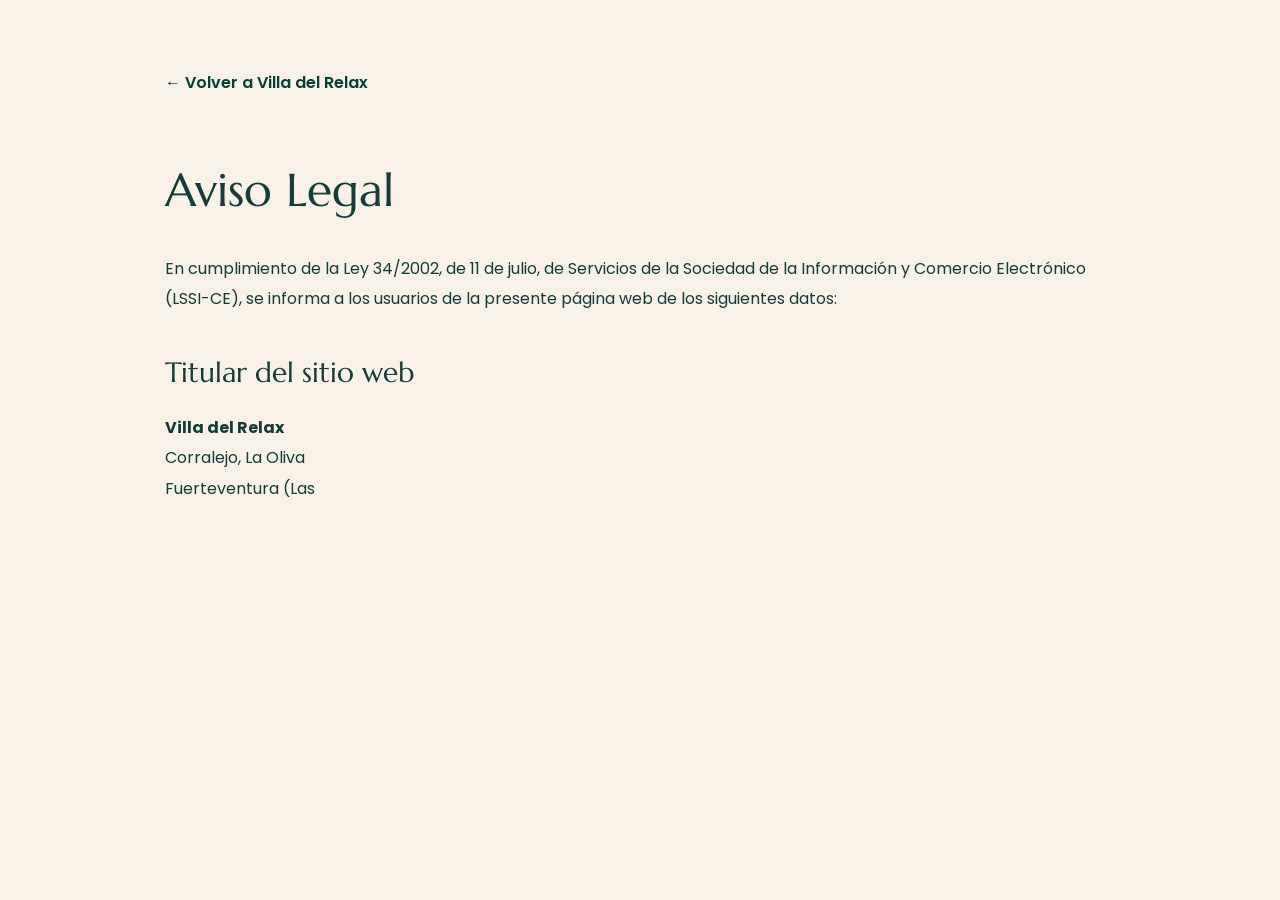
<file: aviso-legal.html>
<!DOCTYPE html>
<html lang="es">
<head>
<meta charset="UTF-8">
<meta name="viewport" content="width=device-width, initial-scale=1.0">

<title>Aviso Legal | Villa del Relax</title>

<link rel="preconnect" href="https://fonts.googleapis.com">
<link rel="preconnect" href="https://fonts.gstatic.com" crossorigin>
<link href="https://fonts.googleapis.com/css2?family=Marcellus&family=Poppins:wght@300;400;500;600&display=swap" rel="stylesheet">

<style>

body{
margin:0;
background:#f7f1e7;
font-family:Poppins,sans-serif;
color:#153c38;
}

main{
max-width:950px;
margin:auto;
padding:70px 25px;
}

h1,h2{
font-family:Marcellus,serif;
font-weight:400;
}

h1{
font-size:46px;
margin-bottom:35px;
}

h2{
margin-top:40px;
font-size:28px;
}

p,li{
line-height:1.9;
}

a{
color:#073f34;
text-decoration:none;
font-weight:600;
}

.volver{
display:inline-block;
margin-bottom:35px;
}

</style>

</head>

<body>

<main>

<a href="index.html" class="volver">← Volver a Villa del Relax</a>

<h1>Aviso Legal</h1>

<p>
En cumplimiento de la Ley 34/2002, de 11 de julio, de Servicios de la Sociedad de la Información y Comercio Electrónico (LSSI-CE), se informa a los usuarios de la presente página web de los siguientes datos:
</p>

<h2>Titular del sitio web</h2>

<p>

<strong>Villa del Relax</strong><br>

Corralejo, La Oliva<br>

Fuerteventura (Las
</file>
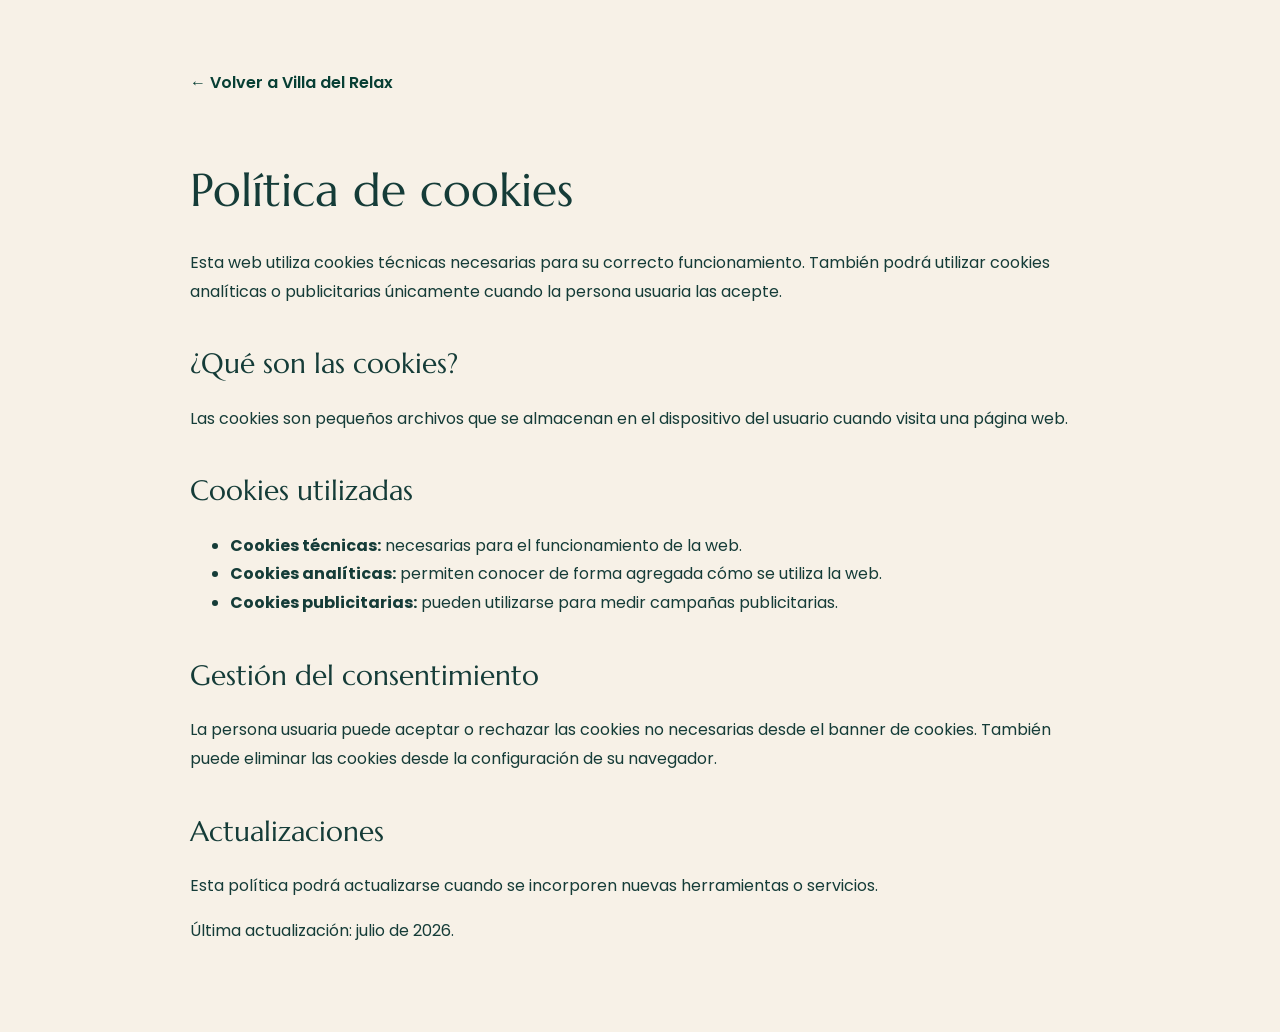
<file: cookies.html>
<!DOCTYPE html>
<html lang="es">
<head>
  <meta charset="UTF-8">
  <meta name="viewport" content="width=device-width, initial-scale=1.0">
  <title>Política de cookies | Villa del Relax</title>

  <link rel="preconnect" href="https://fonts.googleapis.com">
  <link rel="preconnect" href="https://fonts.gstatic.com" crossorigin>
  <link href="https://fonts.googleapis.com/css2?family=Marcellus&family=Poppins:wght@300;400;500;600&display=swap" rel="stylesheet">

  <style>
    body{
      margin:0;
      font-family:Poppins,sans-serif;
      background:#f7f1e7;
      color:#153c38;
    }

    main{
      max-width:900px;
      margin:0 auto;
      padding:70px 25px;
    }

    h1,h2{
      font-family:Marcellus,serif;
      font-weight:400;
    }

    h1{
      font-size:46px;
      margin-bottom:30px;
    }

    h2{
      font-size:28px;
      margin-top:40px;
    }

    p,li{
      line-height:1.8;
    }

    a{
      color:#073f34;
    }

    .volver{
      display:inline-block;
      margin-bottom:35px;
      text-decoration:none;
      font-weight:600;
    }
  </style>
</head>

<body>
  <main>
    <a class="volver" href="index.html">← Volver a Villa del Relax</a>

    <h1>Política de cookies</h1>

    <p>
      Esta web utiliza cookies técnicas necesarias para su correcto funcionamiento.
      También podrá utilizar cookies analíticas o publicitarias únicamente cuando la persona usuaria las acepte.
    </p>

    <h2>¿Qué son las cookies?</h2>

    <p>
      Las cookies son pequeños archivos que se almacenan en el dispositivo del usuario
      cuando visita una página web.
    </p>

    <h2>Cookies utilizadas</h2>

    <ul>
      <li><strong>Cookies técnicas:</strong> necesarias para el funcionamiento de la web.</li>
      <li><strong>Cookies analíticas:</strong> permiten conocer de forma agregada cómo se utiliza la web.</li>
      <li><strong>Cookies publicitarias:</strong> pueden utilizarse para medir campañas publicitarias.</li>
    </ul>

    <h2>Gestión del consentimiento</h2>

    <p>
      La persona usuaria puede aceptar o rechazar las cookies no necesarias desde el banner de cookies.
      También puede eliminar las cookies desde la configuración de su navegador.
    </p>

    <h2>Actualizaciones</h2>

    <p>
      Esta política podrá actualizarse cuando se incorporen nuevas herramientas o servicios.
    </p>

    <p>
      Última actualización: julio de 2026.
    </p>
  </main>
</body>
</html>
</file>
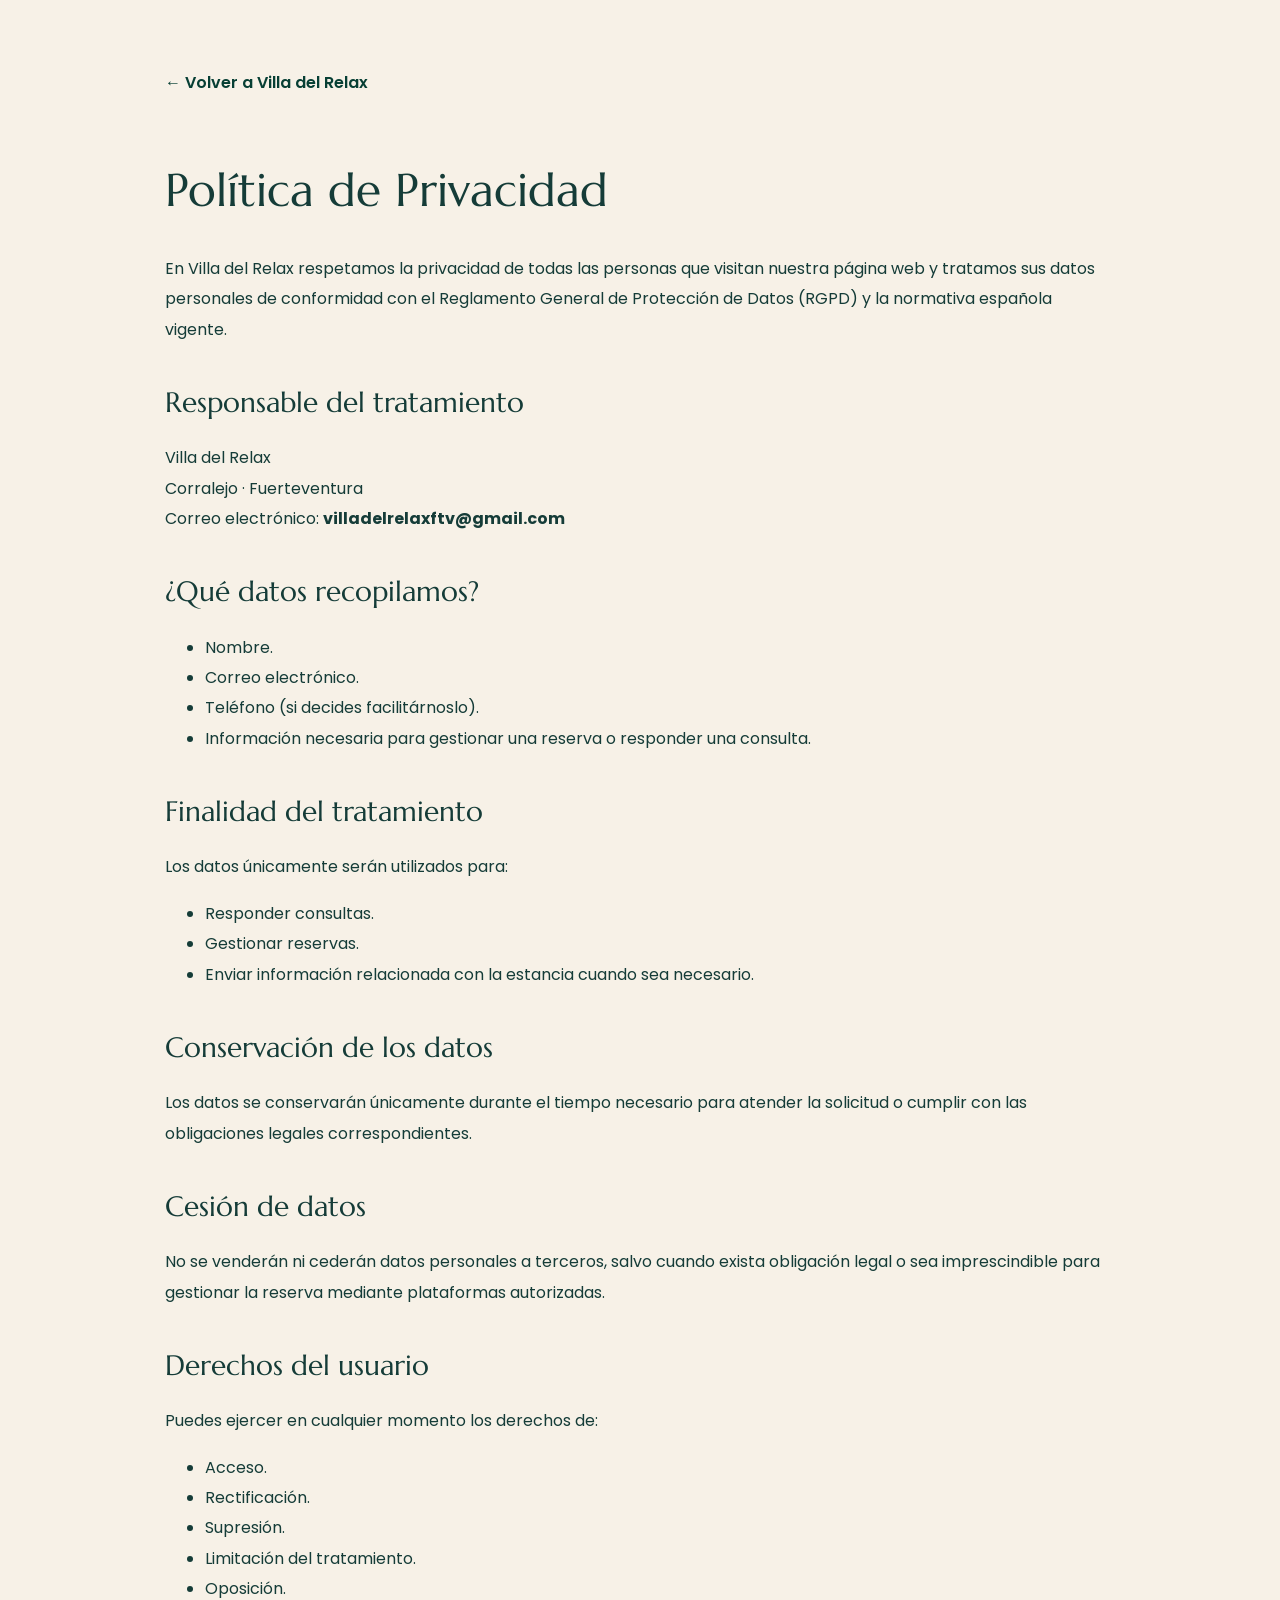
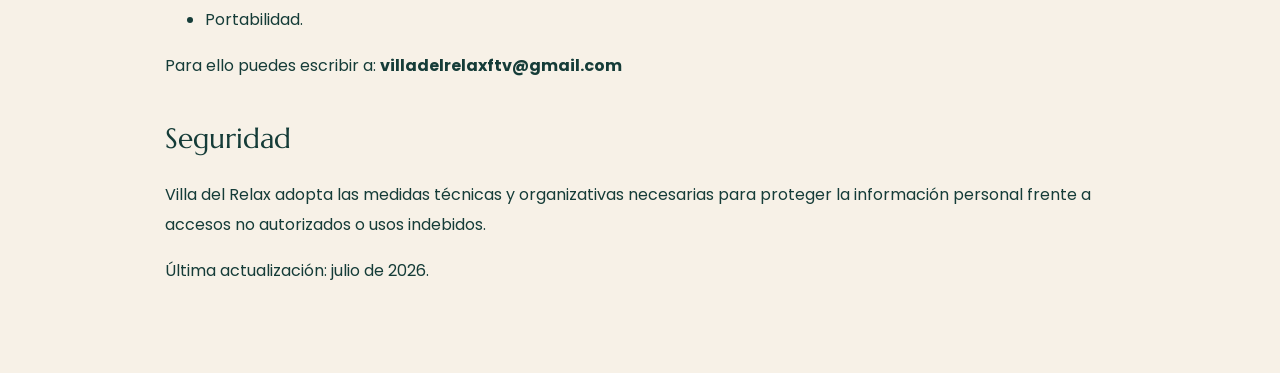
<file: privacidad.html>
<!DOCTYPE html>
<html lang="es">
<head>
<meta charset="UTF-8">
<meta name="viewport" content="width=device-width, initial-scale=1.0">

<title>Política de privacidad | Villa del Relax</title>

<link rel="preconnect" href="https://fonts.googleapis.com">
<link rel="preconnect" href="https://fonts.gstatic.com" crossorigin>
<link href="https://fonts.googleapis.com/css2?family=Marcellus&family=Poppins:wght@300;400;500;600&display=swap" rel="stylesheet">

<style>

body{
margin:0;
background:#f7f1e7;
font-family:Poppins,sans-serif;
color:#153c38;
}

main{
max-width:950px;
margin:auto;
padding:70px 25px;
}

h1,h2{
font-family:Marcellus,serif;
font-weight:400;
}

h1{
font-size:46px;
margin-bottom:35px;
}

h2{
margin-top:40px;
font-size:28px;
}

p,li{
line-height:1.9;
}

a{
color:#073f34;
text-decoration:none;
font-weight:600;
}

.volver{
display:inline-block;
margin-bottom:35px;
}

</style>

</head>

<body>

<main>

<a href="index.html" class="volver">← Volver a Villa del Relax</a>

<h1>Política de Privacidad</h1>

<p>
En Villa del Relax respetamos la privacidad de todas las personas que visitan nuestra página web y tratamos sus datos personales de conformidad con el Reglamento General de Protección de Datos (RGPD) y la normativa española vigente.
</p>

<h2>Responsable del tratamiento</h2>

<p>

Villa del Relax<br>

Corralejo · Fuerteventura<br>

Correo electrónico:
<strong>villadelrelaxftv@gmail.com</strong>

</p>

<h2>¿Qué datos recopilamos?</h2>

<ul>

<li>Nombre.</li>

<li>Correo electrónico.</li>

<li>Teléfono (si decides facilitárnoslo).</li>

<li>Información necesaria para gestionar una reserva o responder una consulta.</li>

</ul>

<h2>Finalidad del tratamiento</h2>

<p>

Los datos únicamente serán utilizados para:

</p>

<ul>

<li>Responder consultas.</li>

<li>Gestionar reservas.</li>

<li>Enviar información relacionada con la estancia cuando sea necesario.</li>

</ul>

<h2>Conservación de los datos</h2>

<p>

Los datos se conservarán únicamente durante el tiempo necesario para atender la solicitud o cumplir con las obligaciones legales correspondientes.

</p>

<h2>Cesión de datos</h2>

<p>

No se venderán ni cederán datos personales a terceros, salvo cuando exista obligación legal o sea imprescindible para gestionar la reserva mediante plataformas autorizadas.

</p>

<h2>Derechos del usuario</h2>

<p>

Puedes ejercer en cualquier momento los derechos de:

</p>

<ul>

<li>Acceso.</li>

<li>Rectificación.</li>

<li>Supresión.</li>

<li>Limitación del tratamiento.</li>

<li>Oposición.</li>

<li>Portabilidad.</li>

</ul>

<p>

Para ello puedes escribir a:

<strong>villadelrelaxftv@gmail.com</strong>

</p>

<h2>Seguridad</h2>

<p>

Villa del Relax adopta las medidas técnicas y organizativas necesarias para proteger la información personal frente a accesos no autorizados o usos indebidos.

</p>

<p>

Última actualización: julio de 2026.

</p>

</main>

</body>
</html>
</file>
